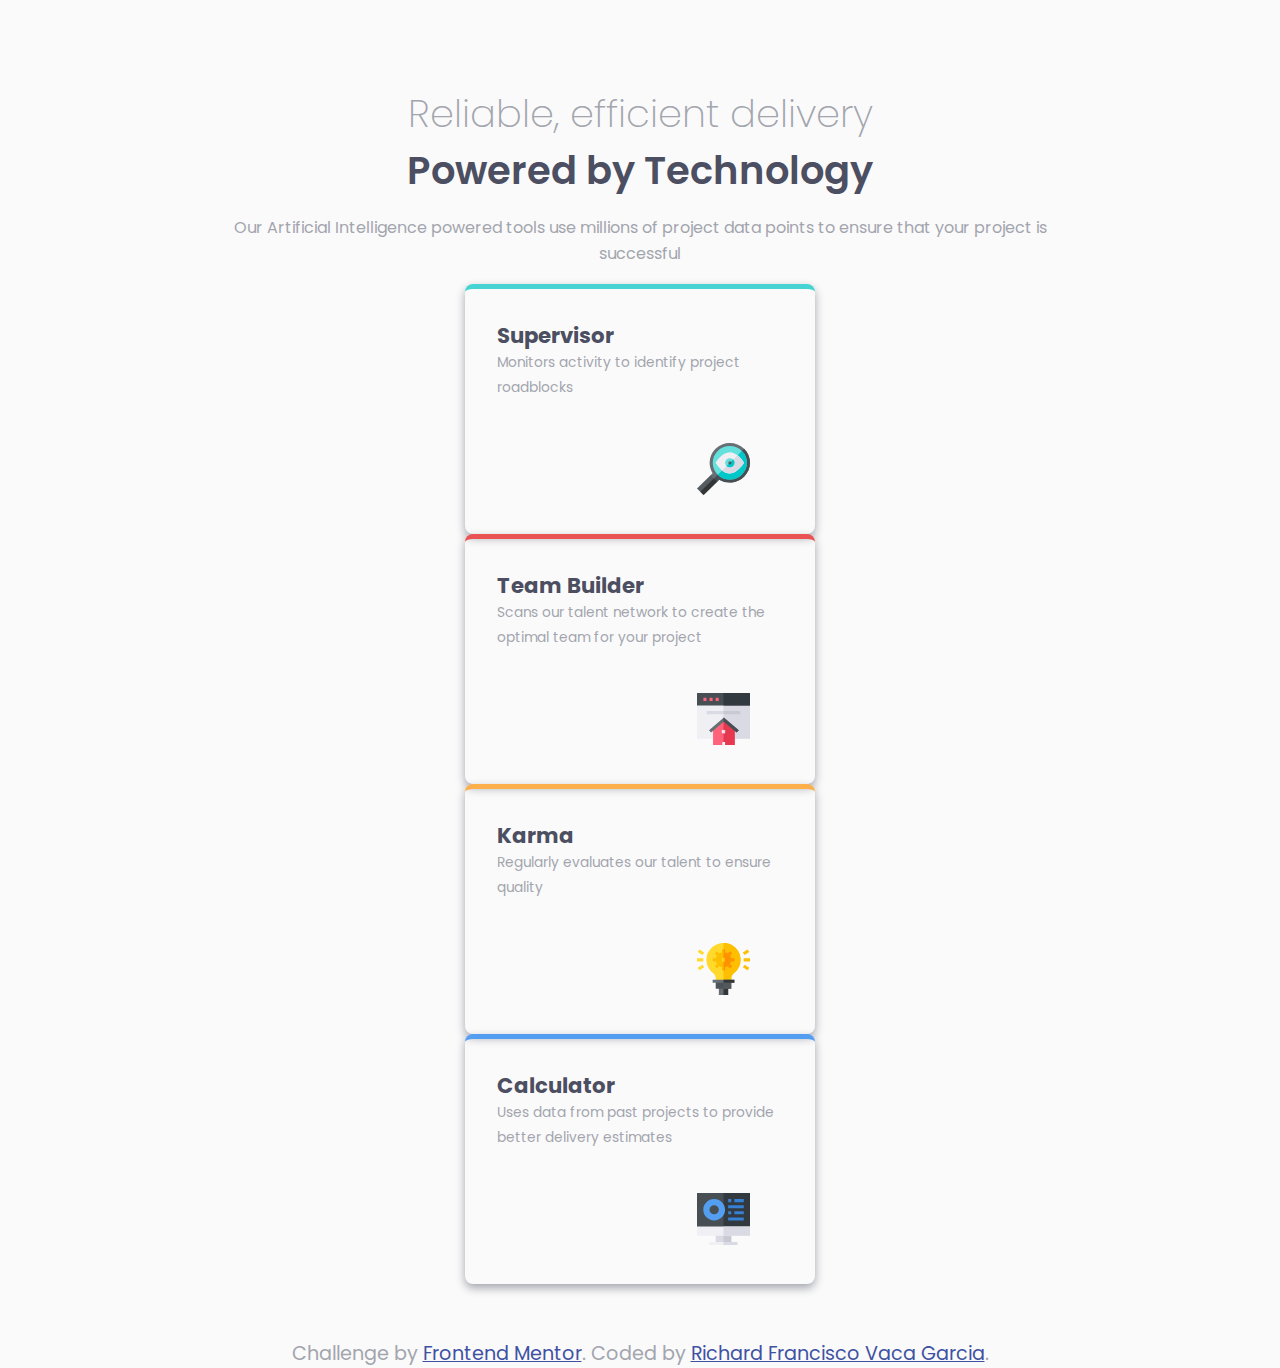
<file: index.html>
<!DOCTYPE html>
<html lang="en">
<head>
    <meta charset="UTF-8">
    <meta http-equiv="X-UA-Compatible" content="IE=edge">
    <meta name="viewport" content="width=device-width, initial-scale=1.0"> 
    <link rel="icon" type="image/png" sizes="32x32" 
    href="./img/favicon-32x32.png">
    <link rel="stylesheet" href="./css/style.css">
    <title>Frontend Mentor | Four card feature section</title>

    <!------------------------------------------------------------------->

    <link rel="preconnect" href="https://fonts.googleapis.com">
    <link rel="preconnect" href="https://fonts.gstatic.com" crossorigin>
    <link href="https://fonts.googleapis.com/css2?family=Poppins:wght@400;700&display=swap" 
    rel="stylesheet">
</head>
<body>
    <header class="the_header">
        <h1 class="title1">Reliable, efficient delivery</h1>

        <h1 class="title2">Powered by Technology</h2>

        <p class="h_p">
            Our Artificial Intelligence powered tools use millions 
            of project data points to ensure that your project 
            is successful
        </p>
    </header>

    <main>
        <section class="the_cards the_superv">
            <h2 class="c_title">Supervisor</h2>

            <p class="card_p">
                Monitors activity to identify project roadblocks
            </p>

            <img src="./img/icon-supervisor.svg" class="img1" 
            alt="El dibujo de un ojo adentro de una lupa.">
        </section>
      
        <section class="the_cards t_builder">
            <h2 class="c_title">Team Builder</h2>

            <p class="card_p">
                Scans our talent network to create the optimal team for 
                your project
            </p>

            <img src="./img/icon-team-builder.svg" class="img1" 
            alt="El dibujo de una casa.">
        </section>
      
        <section class="the_cards the_karma">
            <h2 class="c_title">Karma</h2>

            <p class="card_p">
                Regularly evaluates our talent to ensure quality
            </p>

            <img src="./img/icon-karma.svg" class="img1" 
            alt="El dibujo de un engranaje un foco.">
        </section>
      
        <section class="the_cards the_calc">
            <h2 class="c_title">Calculator</h2>

            <p class="card_p">
                Uses data from past projects to provide better 
                delivery estimates
            </p>
            <img src="./img/icon-calculator.svg" class="img1" 
            alt="El dibujo de una pantalla de ordenador.">
        </section>    
    </main>

    <footer class="the_footer">
        <p class="attribution">
            Challenge by <a href="https://www.frontendmentor.io?ref=challenge" 
            target="_blank">Frontend Mentor</a>.

            Coded by <a href="#">Richard Francisco Vaca Garcia</a>.
        </p>
    </footer>
</body>
</html>
</file>
<file: css/style.css>
*, *::after, *::before {
    box-sizing: border-box;
    margin: 0%;
    padding: 0%;
    border: 0%;
}

:root {
    --White: hsl(0, 0%, 98%);
    --LightGray: hsl(229, 6%, 66%);
    --DarkGray: hsl(234, 12%, 34%);
    --AzulOscuro: hsl(228, 45%, 44%);
    --Azul1: hsl(180, 62%, 55%);
    --Azul2: hsl(212, 86%, 64%);
    --Naranja: hsl(0, 78%, 62%);
    --Amarillo: hsl(34, 97%, 64%); 

    --DeepBlue: #0021F3;
    --BlueViolet: #8a2be2; 
    --NeonGreen: #39ff14; 
    --CrimsonRed: #990000; 
    --DeepOrange: #dc4d01;
}

/*1rem = 10px*/
html {
    /* font-size: 62.5%; */
    height: 100%;
    display: grid;
    place-items: center; 
}

body {
    font-size: 16px;
    font-family: 'Poppins', sans-serif;
    background: var(--White);
    height: 100%;
    max-width: 375px;
    padding: 5.6rem 0rem;
    display: flex;
    flex-direction: column;
    align-items: center;
    position: relative;
}

.the_header {
    text-align: center;
}

.title1,
.title2 {
    font-size: 1.6rem;
}

.title1 {
    color: var(--LightGray);
    font-weight: 200;
}

.title2 {
    color: var(--DarkGray);
    font-weight: 600;
}

.h_p {
    font-size: 1rem;
    margin-top: 1rem;
    margin-bottom: 1rem;
    line-height: 1.66rem;
}

p {
    color: var(--LightGray);
}

.main {
    margin-top: 5rem;
    display: flex;
    flex-direction: column;
    align-items: center;
    gap: 1.6rem;
}

/************************************************************/
/************************************************************/

.the_cards {
    border-radius: 8px;
    box-shadow: 0px 4px 10px var(--LightGray);
    max-width: 311px;
    padding: 9%;
    overflow: hidden;
    position: relative;
}

.the_superv {
    border-top: 5px solid var(--Azul1);
}

.t_builder {
    border-top: 5px solid var(--Naranja);
}

.the_karma {
    border-top: 5px solid var(--Amarillo);
}

.the_calc {
    border-top: 5px solid var(--Azul2);
}

.c_title {
    color: var(--DarkGray);
    font-size: 1.33rem;
}

.card_p {
    font-size: 0.86rem;
    line-height: 1.77;
}

.img1 {
    height: auto;
    width: 18.32%;
    margin-top: 14.86%;  
    margin-left: 70%;
}

.the_footer {
    position: absolute;
    bottom: 0;
    width: 100%;
}

.attribution { 
    font-size: 1.2rem; 
    text-align: center; 
}

.attribution a { 
    color: var(--AzulOscuro); 
}

/************************************************************/
/************************************************************/

/*Los Media Queries:*/
@media only screen and (min-width: 486px) {
    body {
        max-width: 100%;
        padding: 5.3rem 11.46%;
    }

    .the_header {
        max-width: 54rem;
    }

    .title1,
    .title2 {
        font-size: 2.4rem;
    }

    .main {
        display: grid;
        grid-template: repeat(4, 1fr) / repeat(3, 1fr);
        gap: 2rem;
    }

    .the_cards {
        max-width: 350px;
    }

    .the_superv {
        grid-area: 2/1/span 2/span 1;
    }

    .t_builder {
        grid-area: 1/2/span 2/span 1;
    }

    .the_karma {
        grid-area: 3/2/span 2/span 1;
    }

    .the_calc {
        grid-area: 2/3/span 2/span 1;
    }
}

/************************************************************/
/************************************************************/
</file>
